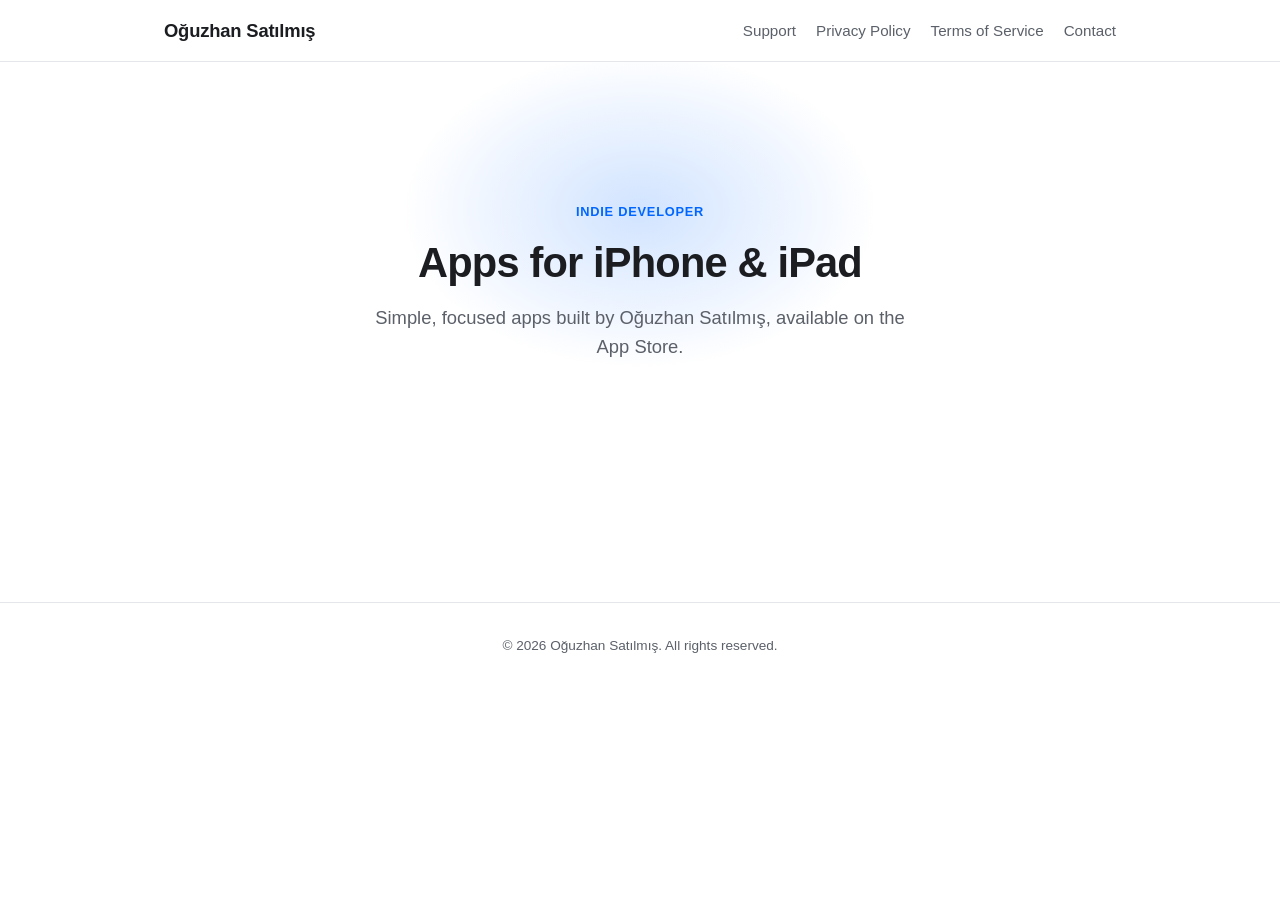
<file: index.html>
<!DOCTYPE html>
<html lang="en">
<head>
<meta charset="UTF-8">
<meta name="viewport" content="width=device-width, initial-scale=1.0">
<title>Oğuzhan Satılmış — Indie Developer</title>
<meta name="description" content="Apps for iPhone and iPad by Oğuzhan Satılmış.">
<link rel="stylesheet" href="css/style.css">
</head>
<body>

<header class="site-header">
  <nav class="nav">
    <a href="index.html" class="logo">Oğuzhan Satılmış</a>
    <ul class="nav-links">
      <li><a href="support.html">Support</a></li>
      <li><a href="privacy.html">Privacy Policy</a></li>
      <li><a href="terms.html">Terms of Service</a></li>
      <li><a href="contact.html">Contact</a></li>
    </ul>
  </nav>
</header>

<main>
  <section class="hero container">
    <span class="eyebrow">Indie Developer</span>
    <h1>Apps for iPhone &amp; iPad</h1>
    <p>Simple, focused apps built by Oğuzhan Satılmış, available on the App Store.</p>
  </section>
</main>

<footer class="site-footer">
  <div class="container">
    &copy; <span id="year"></span> Oğuzhan Satılmış. All rights reserved.
  </div>
</footer>

<script>document.getElementById('year').textContent = new Date().getFullYear();</script>
</body>
</html>
</file>
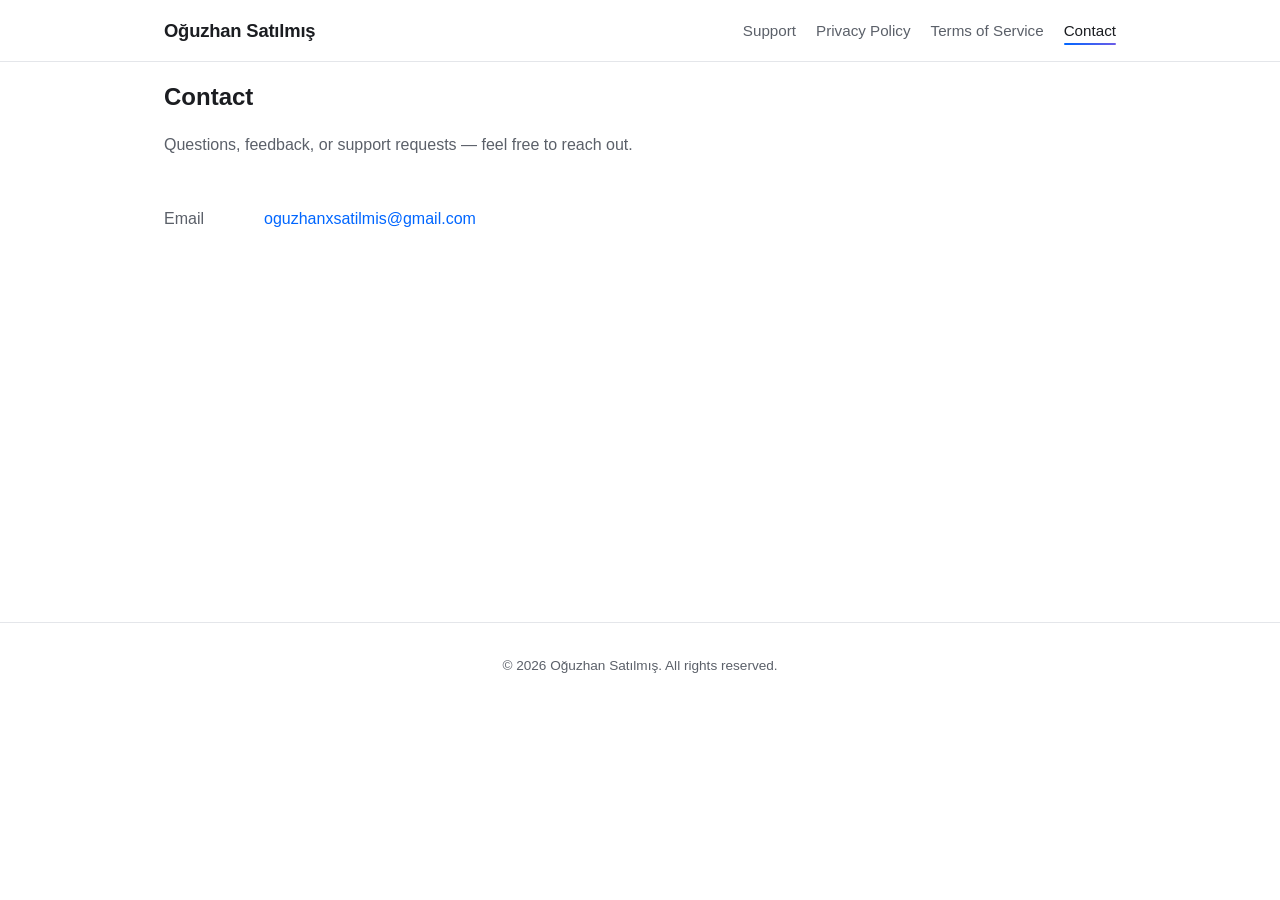
<file: contact.html>
<!DOCTYPE html>
<html lang="en">
<head>
<meta charset="UTF-8">
<meta name="viewport" content="width=device-width, initial-scale=1.0">
<title>Contact — Oğuzhan Satılmış</title>
<meta name="description" content="Contact Oğuzhan Satılmış, iOS developer.">
<link rel="stylesheet" href="css/style.css">
</head>
<body>

<header class="site-header">
  <nav class="nav">
    <a href="index.html" class="logo">Oğuzhan Satılmış</a>
    <ul class="nav-links">
      <li><a href="support.html">Support</a></li>
      <li><a href="privacy.html">Privacy Policy</a></li>
      <li><a href="terms.html">Terms of Service</a></li>
      <li><a href="contact.html" class="active">Contact</a></li>
    </ul>
  </nav>
</header>

<main class="container">
  <section>
    <h1>Contact</h1>
    <p class="text-muted">
      Questions, feedback, or support requests — feel free to reach out.
    </p>
  </section>

  <section>
    <ul class="contact-list">
      <li><span class="label">Email</span> <a href="mailto:oguzhanxsatilmis@gmail.com">oguzhanxsatilmis@gmail.com</a></li>
    </ul>
  </section>
</main>

<footer class="site-footer">
  <div class="container">
    &copy; <span id="year"></span> Oğuzhan Satılmış. All rights reserved.
  </div>
</footer>

<script>document.getElementById('year').textContent = new Date().getFullYear();</script>
</body>
</html>
</file>
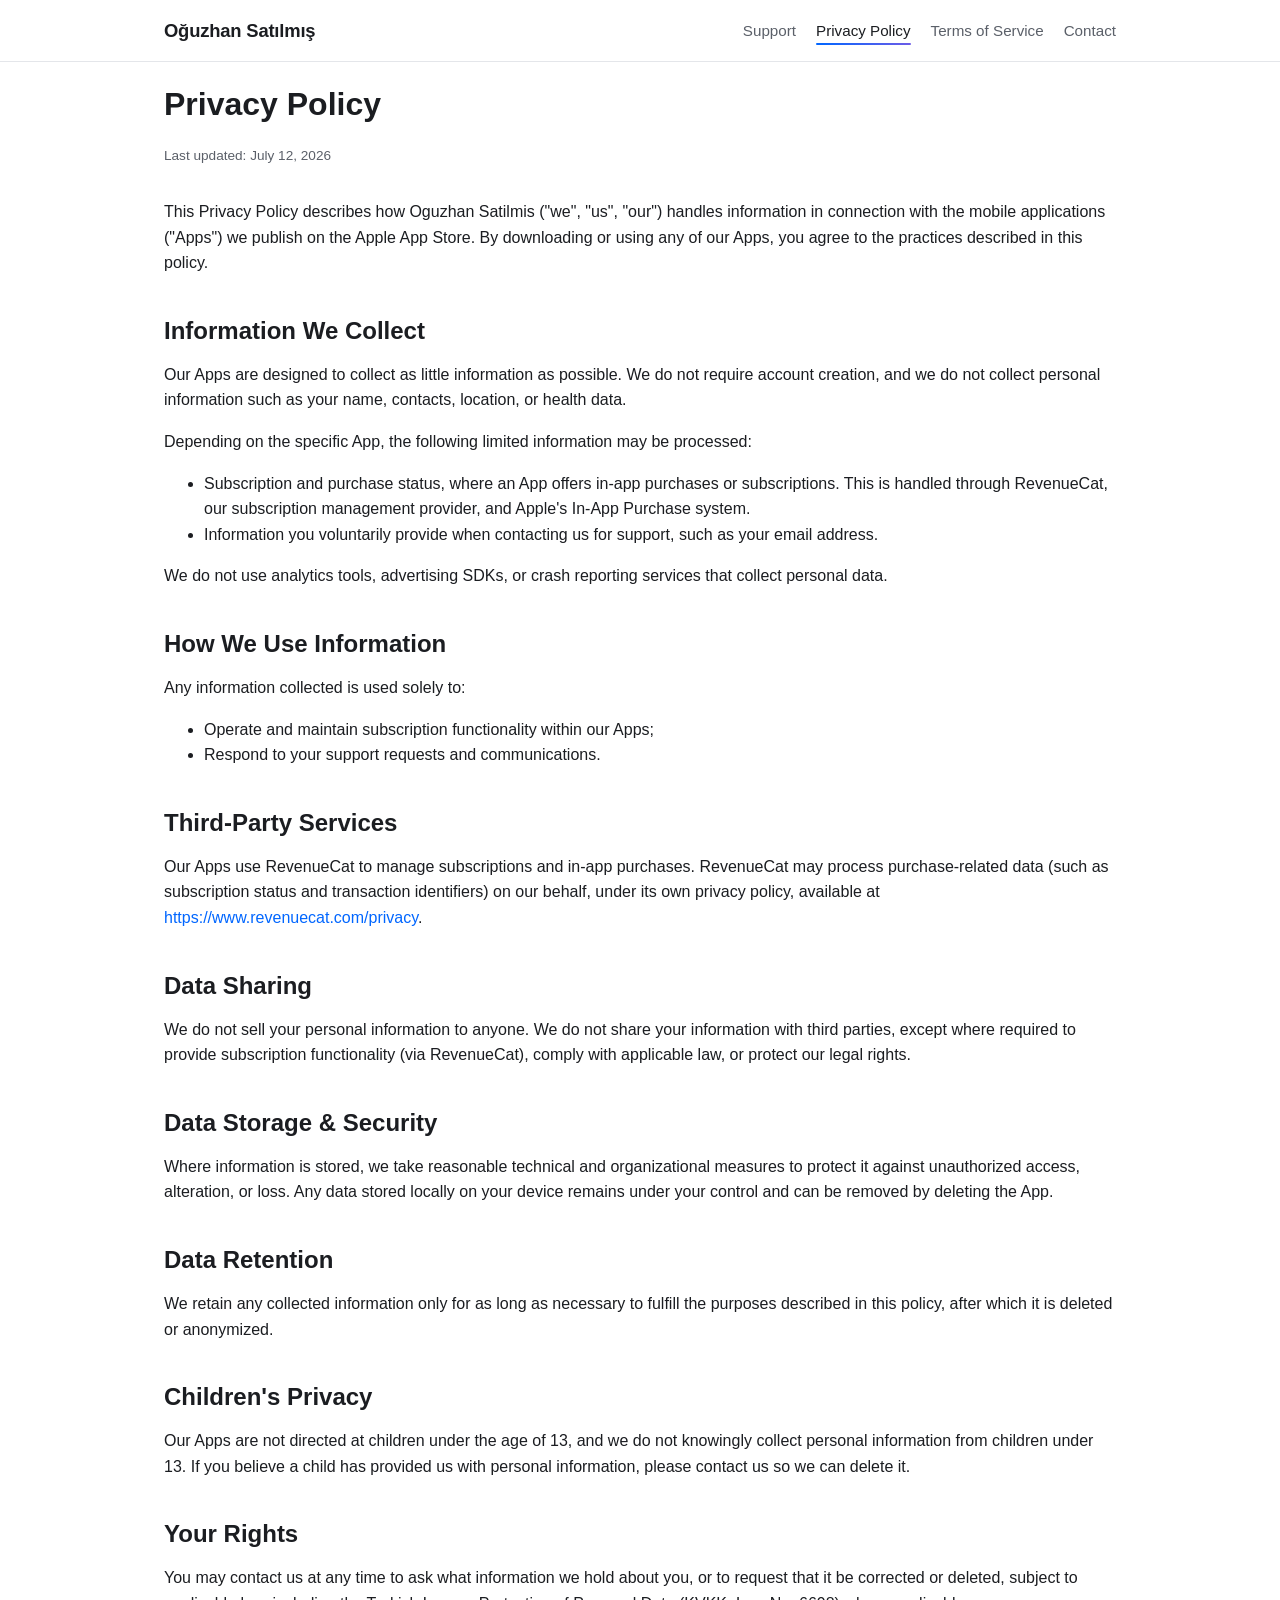
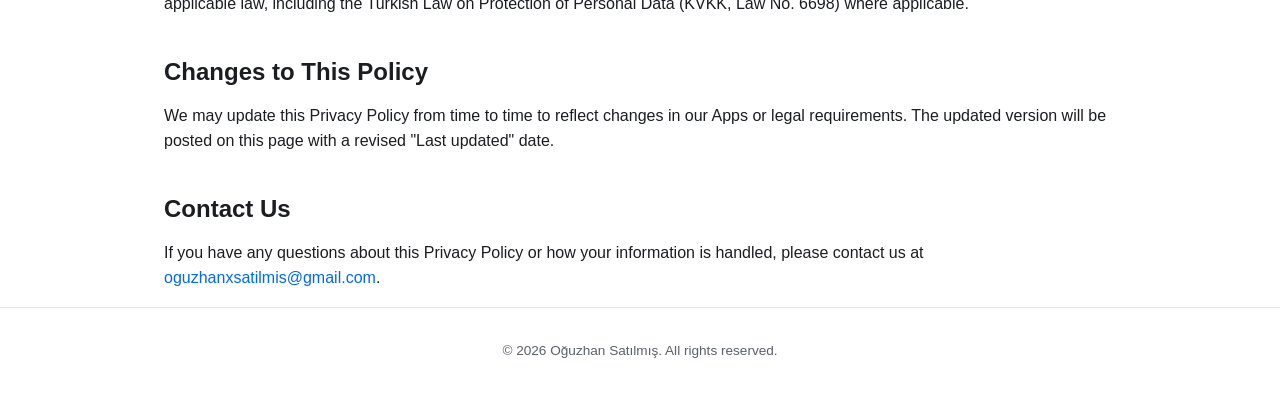
<file: privacy.html>
<!DOCTYPE html>
<html lang="en">
<head>
<meta charset="UTF-8">
<meta name="viewport" content="width=device-width, initial-scale=1.0">
<title>Privacy Policy — Oğuzhan Satılmış</title>
<meta name="description" content="Privacy Policy for apps by Oğuzhan Satılmış.">
<link rel="stylesheet" href="css/style.css">
</head>
<body>

<header class="site-header">
  <nav class="nav">
    <a href="index.html" class="logo">Oğuzhan Satılmış</a>
    <ul class="nav-links">
      <li><a href="support.html">Support</a></li>
      <li><a href="privacy.html" class="active">Privacy Policy</a></li>
      <li><a href="terms.html">Terms of Service</a></li>
      <li><a href="contact.html">Contact</a></li>
    </ul>
  </nav>
</header>

<main class="container legal">
  <h1>Privacy Policy</h1>
  <p class="updated">Last updated: July 12, 2026</p>

  <p>
    This Privacy Policy describes how Oguzhan Satilmis ("we", "us",
    "our") handles information in connection with the mobile
    applications ("Apps") we publish on the Apple App Store. By
    downloading or using any of our Apps, you agree to the practices
    described in this policy.
  </p>

  <h2>Information We Collect</h2>
  <p>
    Our Apps are designed to collect as little information as
    possible. We do not require account creation, and we do not
    collect personal information such as your name, contacts,
    location, or health data.
  </p>
  <p>
    Depending on the specific App, the following limited information
    may be processed:
  </p>
  <ul>
    <li>Subscription and purchase status, where an App offers in-app purchases or subscriptions. This is handled through RevenueCat, our subscription management provider, and Apple's In-App Purchase system.</li>
    <li>Information you voluntarily provide when contacting us for support, such as your email address.</li>
  </ul>
  <p>
    We do not use analytics tools, advertising SDKs, or crash
    reporting services that collect personal data.
  </p>

  <h2>How We Use Information</h2>
  <p>Any information collected is used solely to:</p>
  <ul>
    <li>Operate and maintain subscription functionality within our Apps;</li>
    <li>Respond to your support requests and communications.</li>
  </ul>

  <h2>Third-Party Services</h2>
  <p>
    Our Apps use RevenueCat to manage subscriptions and in-app
    purchases. RevenueCat may process purchase-related data (such as
    subscription status and transaction identifiers) on our behalf,
    under its own privacy policy, available at
    <a href="https://www.revenuecat.com/privacy" target="_blank" rel="noopener">https://www.revenuecat.com/privacy</a>.
  </p>

  <h2>Data Sharing</h2>
  <p>
    We do not sell your personal information to anyone. We do not
    share your information with third parties, except where required
    to provide subscription functionality (via RevenueCat), comply
    with applicable law, or protect our legal rights.
  </p>

  <h2>Data Storage &amp; Security</h2>
  <p>
    Where information is stored, we take reasonable technical and
    organizational measures to protect it against unauthorized
    access, alteration, or loss. Any data stored locally on your
    device remains under your control and can be removed by
    deleting the App.
  </p>

  <h2>Data Retention</h2>
  <p>
    We retain any collected information only for as long as
    necessary to fulfill the purposes described in this policy,
    after which it is deleted or anonymized.
  </p>

  <h2>Children's Privacy</h2>
  <p>
    Our Apps are not directed at children under the age of 13, and
    we do not knowingly collect personal information from children
    under 13. If you believe a child has provided us with personal
    information, please contact us so we can delete it.
  </p>

  <h2>Your Rights</h2>
  <p>
    You may contact us at any time to ask what information we hold
    about you, or to request that it be corrected or deleted,
    subject to applicable law, including the Turkish Law on
    Protection of Personal Data (KVKK, Law No. 6698) where applicable.
  </p>

  <h2>Changes to This Policy</h2>
  <p>
    We may update this Privacy Policy from time to time to reflect
    changes in our Apps or legal requirements. The updated version
    will be posted on this page with a revised "Last updated" date.
  </p>

  <h2>Contact Us</h2>
  <p>
    If you have any questions about this Privacy Policy or how your
    information is handled, please contact us at
    <a href="mailto:oguzhanxsatilmis@gmail.com">oguzhanxsatilmis@gmail.com</a>.
  </p>
</main>

<footer class="site-footer">
  <div class="container">
    &copy; <span id="year"></span> Oğuzhan Satılmış. All rights reserved.
  </div>
</footer>

<script>document.getElementById('year').textContent = new Date().getFullYear();</script>
</body>
</html>
</file>
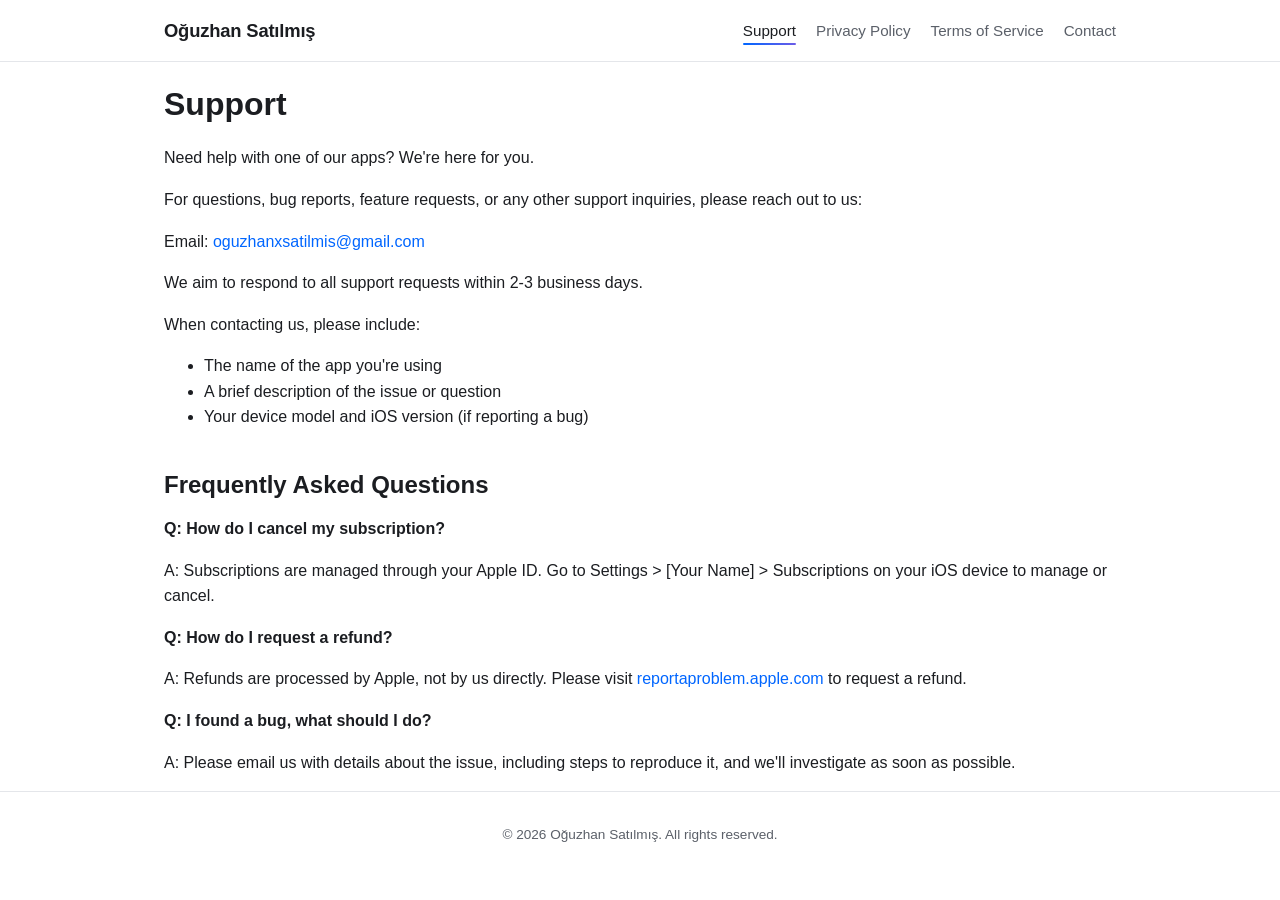
<file: support.html>
<!DOCTYPE html>
<html lang="en">
<head>
<meta charset="UTF-8">
<meta name="viewport" content="width=device-width, initial-scale=1.0">
<title>Support — Oğuzhan Satılmış</title>
<meta name="description" content="Support for apps by Oğuzhan Satılmış.">
<link rel="stylesheet" href="css/style.css">
</head>
<body>

<header class="site-header">
  <nav class="nav">
    <a href="index.html" class="logo">Oğuzhan Satılmış</a>
    <ul class="nav-links">
      <li><a href="support.html" class="active">Support</a></li>
      <li><a href="privacy.html">Privacy Policy</a></li>
      <li><a href="terms.html">Terms of Service</a></li>
      <li><a href="contact.html">Contact</a></li>
    </ul>
  </nav>
</header>

<main class="container legal">
  <h1>Support</h1>

  <p>Need help with one of our apps? We're here for you.</p>

  <p>
    For questions, bug reports, feature requests, or any other support
    inquiries, please reach out to us:
  </p>

  <p>Email: <a href="mailto:oguzhanxsatilmis@gmail.com">oguzhanxsatilmis@gmail.com</a></p>

  <p>We aim to respond to all support requests within 2-3 business days.</p>

  <p>When contacting us, please include:</p>
  <ul>
    <li>The name of the app you're using</li>
    <li>A brief description of the issue or question</li>
    <li>Your device model and iOS version (if reporting a bug)</li>
  </ul>

  <h2>Frequently Asked Questions</h2>

  <p><strong>Q: How do I cancel my subscription?</strong></p>
  <p>
    A: Subscriptions are managed through your Apple ID. Go to
    Settings &gt; [Your Name] &gt; Subscriptions on your iOS device to
    manage or cancel.
  </p>

  <p><strong>Q: How do I request a refund?</strong></p>
  <p>
    A: Refunds are processed by Apple, not by us directly. Please
    visit <a href="https://reportaproblem.apple.com" target="_blank" rel="noopener">reportaproblem.apple.com</a>
    to request a refund.
  </p>

  <p><strong>Q: I found a bug, what should I do?</strong></p>
  <p>
    A: Please email us with details about the issue, including
    steps to reproduce it, and we'll investigate as soon as possible.
  </p>
</main>

<footer class="site-footer">
  <div class="container">
    &copy; <span id="year"></span> Oğuzhan Satılmış. All rights reserved.
  </div>
</footer>

<script>document.getElementById('year').textContent = new Date().getFullYear();</script>
</body>
</html>
</file>
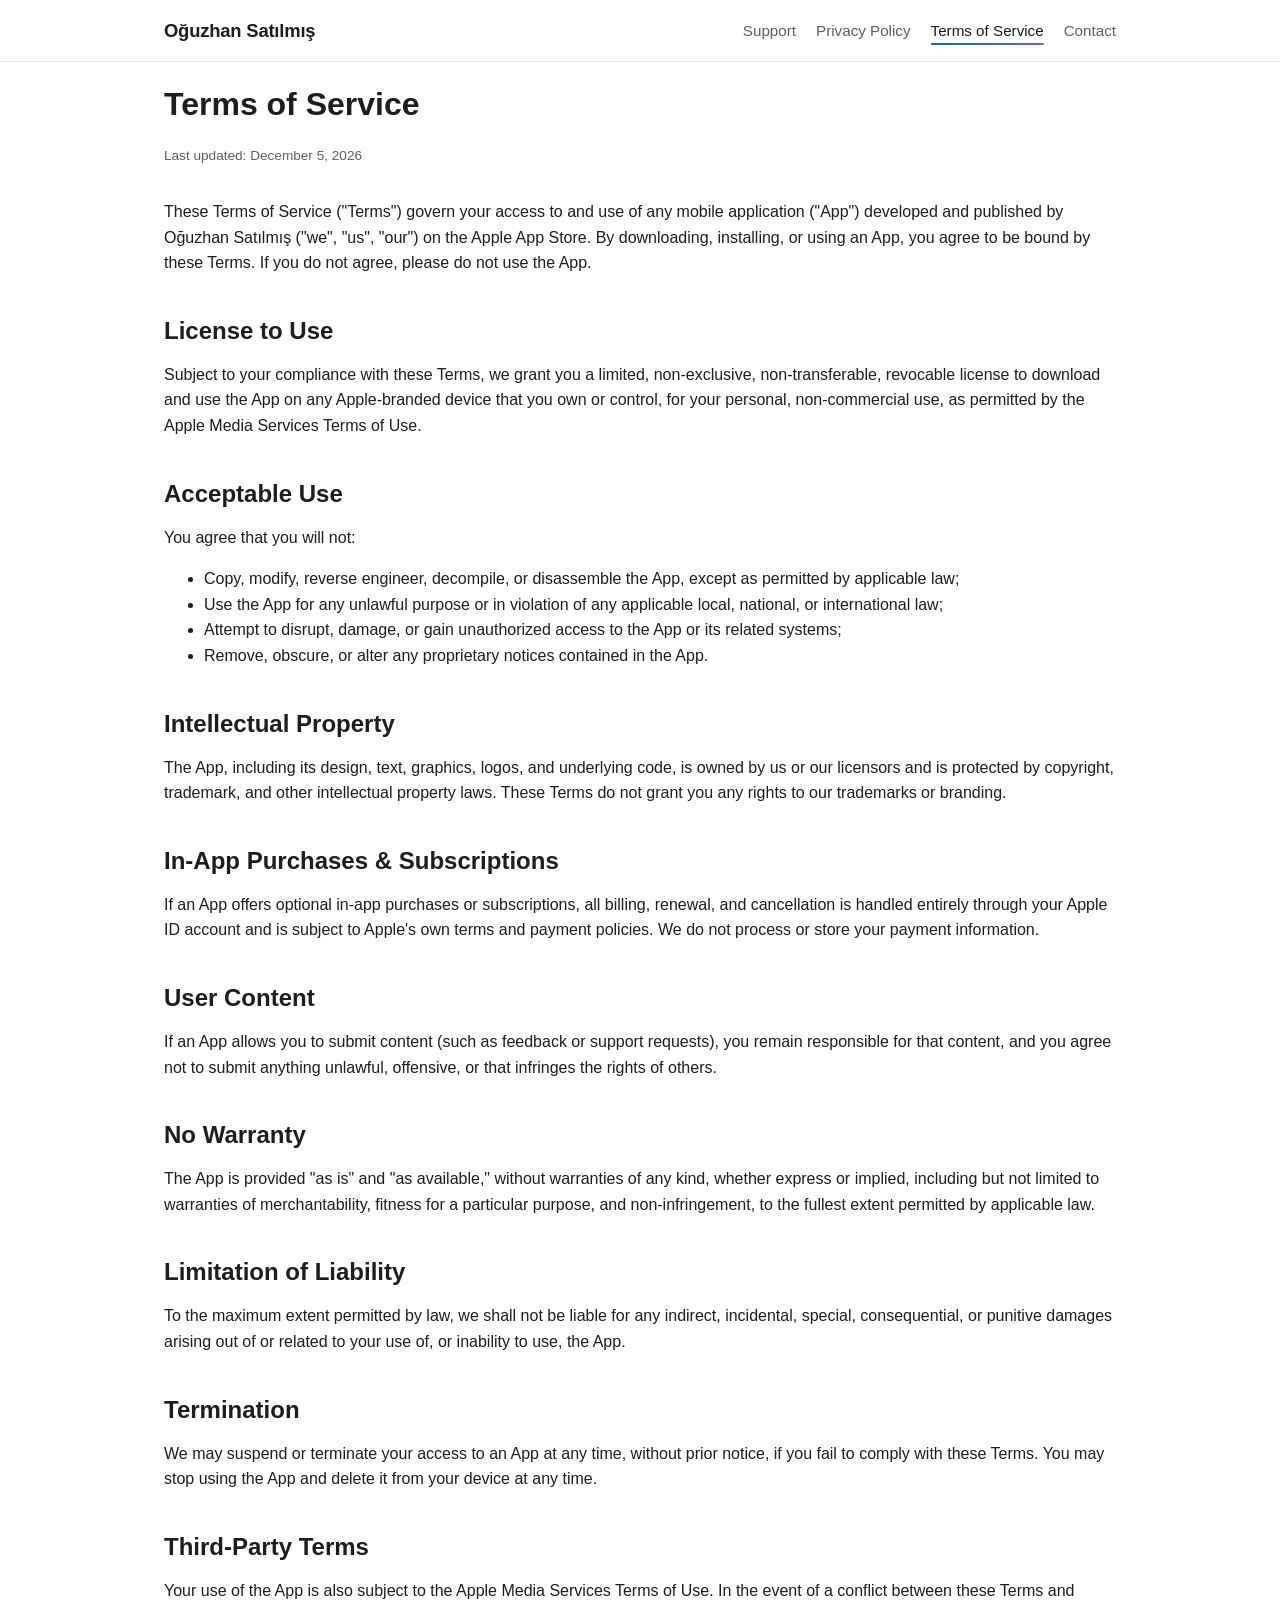
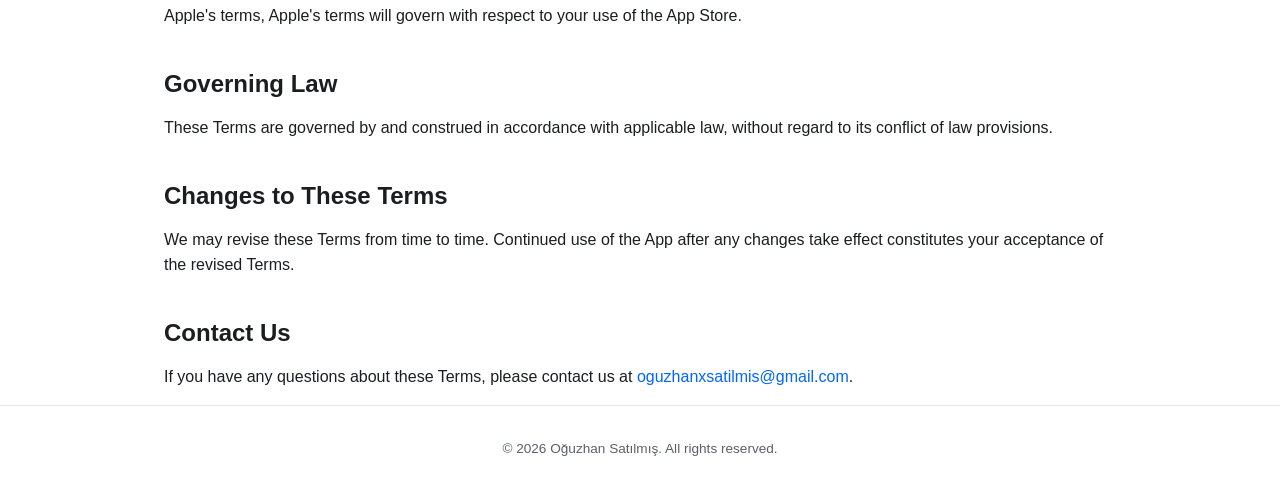
<file: terms.html>
<!DOCTYPE html>
<html lang="en">
<head>
<meta charset="UTF-8">
<meta name="viewport" content="width=device-width, initial-scale=1.0">
<title>Terms of Service — Oğuzhan Satılmış</title>
<meta name="description" content="Terms of Service for apps by Oğuzhan Satılmış.">
<link rel="stylesheet" href="css/style.css">
</head>
<body>

<header class="site-header">
  <nav class="nav">
    <a href="index.html" class="logo">Oğuzhan Satılmış</a>
    <ul class="nav-links">
      <li><a href="support.html">Support</a></li>
      <li><a href="privacy.html">Privacy Policy</a></li>
      <li><a href="terms.html" class="active">Terms of Service</a></li>
      <li><a href="contact.html">Contact</a></li>
    </ul>
  </nav>
</header>

<main class="container legal">
  <h1>Terms of Service</h1>
  <p class="updated">Last updated: <span id="updated-date"></span></p>

  <p>
    These Terms of Service ("Terms") govern your access to and use of any mobile
    application ("App") developed and published by Oğuzhan Satılmış ("we", "us",
    "our") on the Apple App Store. By downloading, installing, or using an App,
    you agree to be bound by these Terms. If you do not agree, please do not use
    the App.
  </p>

  <h2>License to Use</h2>
  <p>
    Subject to your compliance with these Terms, we grant you a limited,
    non-exclusive, non-transferable, revocable license to download and use the
    App on any Apple-branded device that you own or control, for your personal,
    non-commercial use, as permitted by the Apple Media Services Terms of Use.
  </p>

  <h2>Acceptable Use</h2>
  <p>You agree that you will not:</p>
  <ul>
    <li>Copy, modify, reverse engineer, decompile, or disassemble the App, except as permitted by applicable law;</li>
    <li>Use the App for any unlawful purpose or in violation of any applicable local, national, or international law;</li>
    <li>Attempt to disrupt, damage, or gain unauthorized access to the App or its related systems;</li>
    <li>Remove, obscure, or alter any proprietary notices contained in the App.</li>
  </ul>

  <h2>Intellectual Property</h2>
  <p>
    The App, including its design, text, graphics, logos, and underlying code, is
    owned by us or our licensors and is protected by copyright, trademark, and
    other intellectual property laws. These Terms do not grant you any rights to
    our trademarks or branding.
  </p>

  <h2>In-App Purchases &amp; Subscriptions</h2>
  <p>
    If an App offers optional in-app purchases or subscriptions, all billing,
    renewal, and cancellation is handled entirely through your Apple ID account
    and is subject to Apple's own terms and payment policies. We do not process
    or store your payment information.
  </p>

  <h2>User Content</h2>
  <p>
    If an App allows you to submit content (such as feedback or support requests),
    you remain responsible for that content, and you agree not to submit anything
    unlawful, offensive, or that infringes the rights of others.
  </p>

  <h2>No Warranty</h2>
  <p>
    The App is provided "as is" and "as available," without warranties of any
    kind, whether express or implied, including but not limited to warranties of
    merchantability, fitness for a particular purpose, and non-infringement, to
    the fullest extent permitted by applicable law.
  </p>

  <h2>Limitation of Liability</h2>
  <p>
    To the maximum extent permitted by law, we shall not be liable for any
    indirect, incidental, special, consequential, or punitive damages arising
    out of or related to your use of, or inability to use, the App.
  </p>

  <h2>Termination</h2>
  <p>
    We may suspend or terminate your access to an App at any time, without prior
    notice, if you fail to comply with these Terms. You may stop using the App
    and delete it from your device at any time.
  </p>

  <h2>Third-Party Terms</h2>
  <p>
    Your use of the App is also subject to the Apple Media Services Terms of Use.
    In the event of a conflict between these Terms and Apple's terms, Apple's
    terms will govern with respect to your use of the App Store.
  </p>

  <h2>Governing Law</h2>
  <p>
    These Terms are governed by and construed in accordance with applicable law,
    without regard to its conflict of law provisions.
  </p>

  <h2>Changes to These Terms</h2>
  <p>
    We may revise these Terms from time to time. Continued use of the App after
    any changes take effect constitutes your acceptance of the revised Terms.
  </p>

  <h2>Contact Us</h2>
  <p>
    If you have any questions about these Terms, please contact us at
    <a href="mailto:oguzhanxsatilmis@gmail.com">oguzhanxsatilmis@gmail.com</a>.
  </p>
</main>

<footer class="site-footer">
  <div class="container">
    &copy; <span id="year"></span> Oğuzhan Satılmış. All rights reserved.
  </div>
</footer>

<script>
document.getElementById('year').textContent = new Date().getFullYear();
document.getElementById('updated-date').textContent = new Date().toLocaleDateString('en-US', { year: 'numeric', month: 'long', day: 'numeric' });
</script>
</body>
</html>
</file>
<file: css/style.css>
:root {
  --bg: #ffffff;
  --bg-alt: #f5f6f8;
  --text: #1b1d21;
  --text-muted: #5b6069;
  --accent: #0066ff;
  --accent-dark: #0047b3;
  --accent-2: #6c5ce7;
  --border: #e4e6ea;
  --radius: 14px;
  --max-width: 1000px;
  --shadow: 0 1px 3px rgba(20, 21, 26, 0.06), 0 8px 24px rgba(20, 21, 26, 0.04);
  --shadow-hover: 0 4px 10px rgba(20, 21, 26, 0.08), 0 16px 32px rgba(20, 21, 26, 0.08);
}

@media (prefers-color-scheme: dark) {
  :root {
    --bg: #14151a;
    --bg-alt: #1b1d24;
    --text: #eceef1;
    --text-muted: #a0a5b0;
    --accent: #4d8dff;
    --accent-dark: #7fa9ff;
    --accent-2: #9c8cff;
    --border: #2a2d36;
    --shadow: 0 1px 3px rgba(0, 0, 0, 0.3), 0 8px 24px rgba(0, 0, 0, 0.25);
    --shadow-hover: 0 4px 10px rgba(0, 0, 0, 0.35), 0 16px 32px rgba(0, 0, 0, 0.3);
  }
}

* { box-sizing: border-box; }

html, body {
  margin: 0;
  padding: 0;
}

body {
  font-family: -apple-system, BlinkMacSystemFont, "Segoe UI", Roboto, Helvetica, Arial, sans-serif;
  background: var(--bg);
  color: var(--text);
  line-height: 1.6;
  -webkit-font-smoothing: antialiased;
}

a {
  color: var(--accent);
  text-decoration: none;
}

a:hover { text-decoration: underline; }

.container {
  max-width: var(--max-width);
  margin: 0 auto;
  padding: 0 24px;
}

/* Header */
header.site-header {
  border-bottom: 1px solid var(--border);
  position: sticky;
  top: 0;
  background: color-mix(in srgb, var(--bg) 85%, transparent);
  backdrop-filter: saturate(180%) blur(12px);
  -webkit-backdrop-filter: saturate(180%) blur(12px);
  z-index: 10;
}

.nav {
  display: flex;
  align-items: center;
  justify-content: space-between;
  padding: 16px 24px;
  max-width: var(--max-width);
  margin: 0 auto;
}

.nav .logo {
  font-weight: 700;
  font-size: 1.15rem;
  color: var(--text);
  letter-spacing: -0.01em;
}

.nav .logo:hover { text-decoration: none; }

.nav-links {
  display: flex;
  gap: 20px;
  flex-wrap: wrap;
  list-style: none;
  margin: 0;
  padding: 0;
}

.nav-links a {
  color: var(--text-muted);
  font-size: 0.95rem;
  font-weight: 500;
  transition: color 0.15s ease;
  position: relative;
}

.nav-links a:hover,
.nav-links a.active {
  color: var(--text);
  text-decoration: none;
}

.nav-links a.active::after {
  content: "";
  position: absolute;
  left: 0;
  right: 0;
  bottom: -6px;
  height: 2px;
  border-radius: 2px;
  background: linear-gradient(90deg, var(--accent), var(--accent-2));
}

.nav-toggle {
  display: none;
}

@media (max-width: 640px) {
  .nav { flex-wrap: wrap; gap: 12px; }
  .nav-links { gap: 14px; font-size: 0.9rem; }
}

/* Hero */
.hero {
  padding: 88px 0 64px;
  text-align: center;
  position: relative;
}

.hero::before {
  content: "";
  position: absolute;
  top: -60px;
  left: 50%;
  transform: translateX(-50%);
  width: 480px;
  height: 320px;
  background: radial-gradient(ellipse at center, color-mix(in srgb, var(--accent) 18%, transparent) 0%, transparent 70%);
  pointer-events: none;
  z-index: -1;
}

.hero .eyebrow {
  display: inline-block;
  font-size: 0.8rem;
  font-weight: 600;
  letter-spacing: 0.06em;
  text-transform: uppercase;
  color: var(--accent);
  margin-bottom: 14px;
}

.hero h1 {
  font-size: 2.6rem;
  margin: 0 0 14px;
  letter-spacing: -0.02em;
  color: var(--text);
}

.hero p {
  color: var(--text-muted);
  font-size: 1.15rem;
  max-width: 560px;
  margin: 0 auto;
}

/* Sections */
main {
  min-height: 60vh;
  padding: 48px 0 80px;
}

section {
  margin-bottom: 48px;
}

h1, h2, h3 {
  line-height: 1.25;
}

h2 {
  font-size: 1.5rem;
  margin-bottom: 16px;
}

.text-muted { color: var(--text-muted); }

/* Cards */
.card-grid {
  display: grid;
  grid-template-columns: repeat(auto-fit, minmax(260px, 1fr));
  gap: 20px;
}

.card {
  border: 1px solid var(--border);
  border-radius: var(--radius);
  padding: 24px;
  background: var(--bg-alt);
  display: flex;
  flex-direction: column;
  gap: 12px;
  box-shadow: var(--shadow);
  transition: transform 0.18s ease, box-shadow 0.18s ease;
}

.card:hover {
  transform: translateY(-3px);
  box-shadow: var(--shadow-hover);
}

.card .app-icon {
  width: 60px;
  height: 60px;
  border-radius: 16px;
  background: linear-gradient(135deg, var(--accent), var(--accent-2));
  display: flex;
  align-items: center;
  justify-content: center;
  font-size: 1.5rem;
}

.card h3 { margin: 0; }

.card .app-links {
  margin-top: auto;
  display: flex;
  gap: 12px;
  flex-wrap: wrap;
}

.btn {
  display: inline-block;
  padding: 10px 20px;
  border-radius: 999px;
  background: linear-gradient(135deg, var(--accent), var(--accent-dark));
  color: #fff;
  font-weight: 600;
  font-size: 0.9rem;
  border: 1px solid transparent;
  transition: transform 0.15s ease, box-shadow 0.15s ease;
  box-shadow: 0 2px 8px color-mix(in srgb, var(--accent) 35%, transparent);
}

.btn:hover {
  transform: translateY(-1px);
  box-shadow: 0 4px 14px color-mix(in srgb, var(--accent) 45%, transparent);
  text-decoration: none;
}

.btn-secondary {
  background: transparent;
  color: var(--accent);
  border: 1px solid var(--border);
  box-shadow: none;
}

.btn-secondary:hover {
  background: var(--bg);
  border-color: var(--accent);
  color: var(--accent-dark);
  box-shadow: none;
}

/* Placeholder note box */
.placeholder-note {
  border: 1px dashed var(--accent);
  border-radius: var(--radius);
  padding: 16px 20px;
  background: var(--bg-alt);
  color: var(--text-muted);
  font-size: 0.9rem;
}

/* Contact list */
.contact-list {
  list-style: none;
  padding: 0;
  margin: 0;
  display: flex;
  flex-direction: column;
  gap: 12px;
}

.contact-list li {
  display: flex;
  gap: 10px;
  align-items: baseline;
}

.contact-list .label {
  color: var(--text-muted);
  min-width: 90px;
}

/* Footer */
footer.site-footer {
  border-top: 1px solid var(--border);
  padding: 32px 0;
  text-align: center;
  color: var(--text-muted);
  font-size: 0.85rem;
}

footer.site-footer a { color: var(--text-muted); }

/* Legal pages */
.legal h2 {
  margin-top: 40px;
}

.legal p, .legal li {
  color: var(--text);
}

.legal .updated {
  color: var(--text-muted);
  font-size: 0.85rem;
  margin-bottom: 32px;
}
</file>
